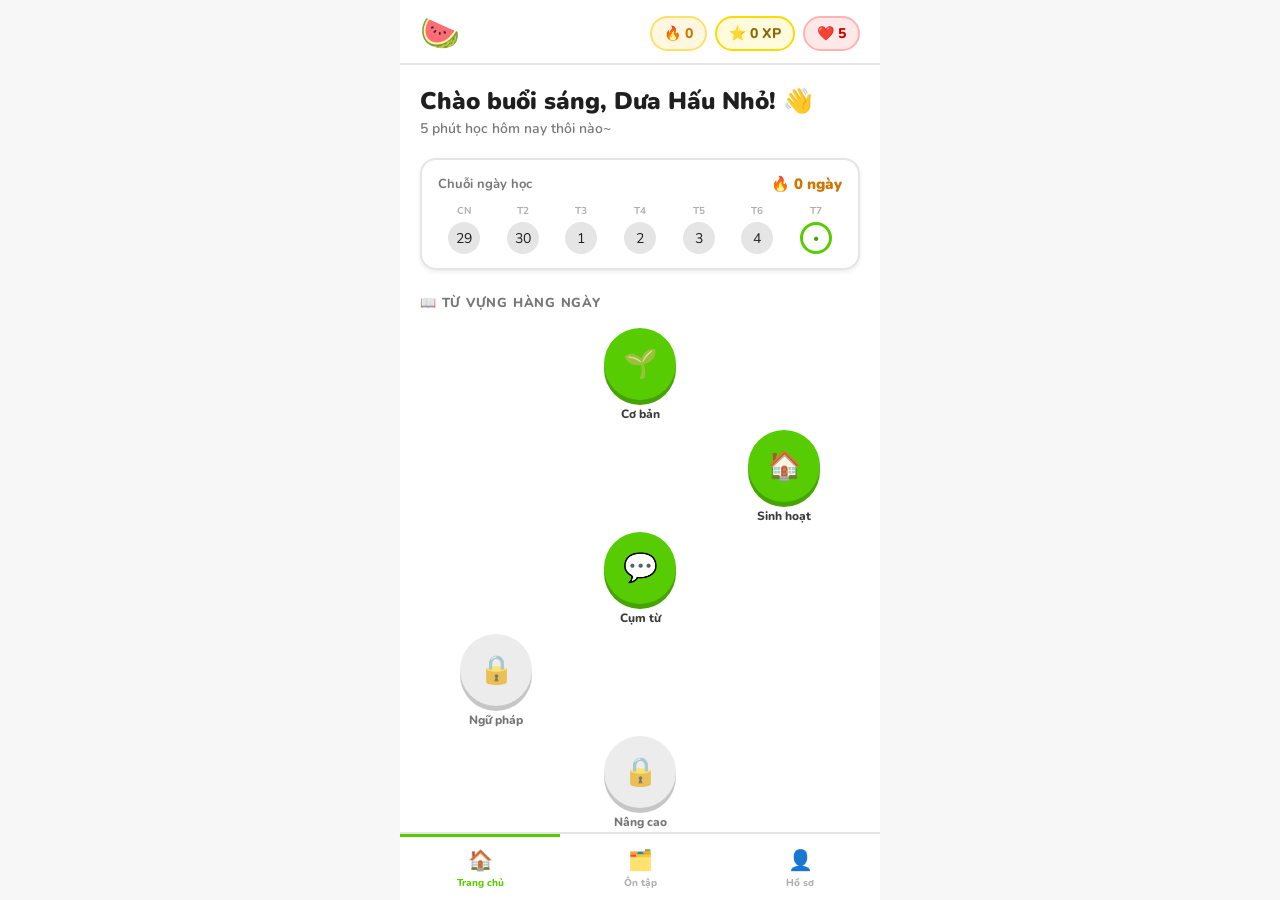
<file: index.html>
<!DOCTYPE html>
<html lang="vi">
<head>
  <meta charset="UTF-8" />
  <meta name="viewport" content="width=device-width, initial-scale=1.0" />
  <title>English Daily 🍉</title>
  <link rel="preconnect" href="https://fonts.googleapis.com" />
  <link href="https://fonts.googleapis.com/css2?family=Nunito:wght@400;600;700;800;900&display=swap" rel="stylesheet" />
  <link rel="stylesheet" href="style.css" />
</head>
<body>

  <!-- ═══════════════════════════════════
       SCREEN: HOME
  ═══════════════════════════════════ -->
  <div id="screen-home" class="screen active">
    <header class="home-header">
      <div class="owl-logo">🍉</div>
      <div class="header-stats">
        <div class="stat-pill flame">🔥 <span id="home-streak">0</span></div>
        <div class="stat-pill star">⭐ <span id="home-xp">0</span> XP</div>
        <div class="stat-pill heart">❤️ <span id="home-hearts">5</span></div>
      </div>
    </header>

    <div class="home-body">
      <div class="greeting-block">
        <h1 id="home-greeting">Chào Dưa Hấu Nhỏ! 🍉</h1>
        <p id="home-subtext">5 phút học hôm nay thôi nào~</p>
      </div>

      <!-- Streak calendar -->
      <div class="streak-card">
        <div class="streak-card-top">
          <span class="streak-label">Chuỗi ngày học</span>
          <span class="streak-count" id="streak-display">🔥 0 ngày</span>
        </div>
        <div class="week-dots" id="weekDots"></div>
      </div>

      <!-- Lesson paths -->
      <div class="lesson-path">
        <div class="path-section-label">📖 Từ vựng hàng ngày</div>

        <div class="path-row center">
          <button class="lesson-node active" onclick="startLesson('vocab-basic')" id="node-vocab-basic">
            <span class="node-icon">🌱</span>
            <span class="node-label">Cơ bản</span>
          </button>
        </div>

        <div class="path-row right">
          <button class="lesson-node" onclick="startLesson('vocab-daily')" id="node-vocab-daily">
            <span class="node-icon">🏠</span>
            <span class="node-label">Sinh hoạt</span>
          </button>
        </div>

        <div class="path-row center">
          <button class="lesson-node" onclick="startLesson('phrase')" id="node-phrase">
            <span class="node-icon">💬</span>
            <span class="node-label">Cụm từ</span>
          </button>
        </div>

        <div class="path-row left">
          <button class="lesson-node locked" id="node-grammar">
            <span class="node-icon">🔒</span>
            <span class="node-label">Ngữ pháp</span>
          </button>
        </div>

        <div class="path-row center">
          <button class="lesson-node locked" id="node-advanced">
            <span class="node-icon">🔒</span>
            <span class="node-label">Nâng cao</span>
          </button>
        </div>
      </div>
    </div>

    <nav class="bottom-nav">
      <button class="nav-item active">🏠<span>Trang chủ</span></button>
      <button class="nav-item" onclick="showScreen('screen-review')">🗂️<span>Ôn tập</span></button>
      <button class="nav-item" onclick="showScreen('screen-profile')">👤<span>Hồ sơ</span></button>
    </nav>
  </div>

  <!-- ═══════════════════════════════════
       SCREEN: LESSON
  ═══════════════════════════════════ -->
  <div id="screen-lesson" class="screen">
    <header class="lesson-header">
      <button class="btn-close" onclick="confirmExit()">✕</button>
      <div class="lesson-progress-wrap">
        <div class="lesson-progress-track">
          <div class="lesson-progress-fill" id="lessonProgress"></div>
        </div>
      </div>
      <div class="hearts-display" id="heartsDisplay">❤️❤️❤️❤️❤️</div>
    </header>

    <div class="lesson-body" id="lessonBody">
      <!-- Injected by JS -->
    </div>

    <div class="lesson-footer" id="lessonFooter">
      <button class="btn-check" id="btnCheck" disabled onclick="checkAnswer()">Kiểm tra</button>
    </div>
  </div>

  <!-- ═══════════════════════════════════
       SCREEN: RESULT
  ═══════════════════════════════════ -->
  <div id="screen-result" class="screen">
    <div class="result-body">
      <div class="result-owl" id="resultOwl">🐙</div>
      <h2 class="result-title" id="resultTitle">Xuất sắc!</h2>
      <p class="result-sub" id="resultSub">Bài học hoàn thành!</p>

      <div class="result-stats">
        <div class="result-stat">
          <div class="result-stat-icon">⭐</div>
          <div class="result-stat-val" id="resultXP">+0</div>
          <div class="result-stat-lbl">XP</div>
        </div>
        <div class="result-stat">
          <div class="result-stat-icon">🎯</div>
          <div class="result-stat-val" id="resultAcc">0%</div>
          <div class="result-stat-lbl">Chính xác</div>
        </div>
        <div class="result-stat">
          <div class="result-stat-icon">🔥</div>
          <div class="result-stat-val" id="resultStreak">0</div>
          <div class="result-stat-lbl">Streak</div>
        </div>
      </div>

      <button class="btn-continue" onclick="goHome()">Tiếp tục</button>
      <button class="btn-retry" onclick="retryLesson()">Làm lại</button>
    </div>
  </div>

  <!-- ═══════════════════════════════════
       SCREEN: REVIEW (flashcard)
  ═══════════════════════════════════ -->
  <div id="screen-review" class="screen">
    <header class="sub-header">
      <button class="btn-back" onclick="showScreen('screen-home')">←</button>
      <h2>Ôn tập flashcard</h2>
    </header>

    <div class="review-body" id="reviewBody">
      <div class="flashcard-scene" id="flashcardScene" onclick="flipFlashcard()">
        <div class="flashcard-inner" id="flashcardInner">
          <div class="flashcard-front" id="flashcardFront">
            <div class="fc-tag" id="fcTag">từ vựng</div>
            <div class="fc-word" id="fcWord">—</div>
            <div class="fc-phonetic" id="fcPhonetic"></div>
            <div class="fc-tap-hint">Nhấn để xem nghĩa 👆</div>
          </div>
          <div class="flashcard-back" id="flashcardBack">
            <div class="fc-meaning" id="fcMeaning"></div>
            <div class="fc-vi" id="fcVi"></div>
            <div class="fc-example" id="fcExample"></div>
            <div class="fc-note" id="fcNote"></div>
          </div>
        </div>
      </div>

      <div class="fc-actions" id="fcActions" style="display:none">
        <button class="btn-fc-hard" onclick="fcMark('hard')">😅 Khó</button>
        <button class="btn-fc-ok" onclick="fcMark('ok')">🙂 Được</button>
        <button class="btn-fc-easy" onclick="fcMark('easy')">😎 Dễ</button>
      </div>

      <div class="fc-nav">
        <button class="btn-fc-nav" onclick="fcPrev()">←</button>
        <span class="fc-counter" id="fcCounter">1 / 1</span>
        <button class="btn-fc-nav" onclick="fcNext()">→</button>
      </div>
    </div>

    <nav class="bottom-nav">
      <button class="nav-item" onclick="showScreen('screen-home')">🏠<span>Trang chủ</span></button>
      <button class="nav-item active">🗂️<span>Ôn tập</span></button>
      <button class="nav-item" onclick="showScreen('screen-profile')">👤<span>Hồ sơ</span></button>
    </nav>
  </div>

  <!-- ═══════════════════════════════════
       SCREEN: PROFILE
  ═══════════════════════════════════ -->
  <div id="screen-profile" class="screen">
    <header class="sub-header">
      <button class="btn-back" onclick="showScreen('screen-home')">←</button>
      <h2>Hồ sơ</h2>
    </header>

    <div class="profile-body">
      <div class="profile-avatar">🍉</div>
      <div class="profile-name" id="profileName">—</div>
      <div class="profile-level" id="profileLevel">I'm Perfect</div>

      <div class="profile-stats-grid">
        <div class="profile-stat-box">
          <div class="psb-val" id="ps-streak">0</div>
          <div class="psb-lbl">🔥 Streak</div>
        </div>
        <div class="profile-stat-box">
          <div class="psb-val" id="ps-xp">0</div>
          <div class="psb-lbl">⭐ Tổng XP</div>
        </div>
        <div class="profile-stat-box">
          <div class="psb-val" id="ps-learned">0</div>
          <div class="psb-lbl">📖 Từ đã học</div>
        </div>
        <div class="profile-stat-box">
          <div class="psb-val" id="ps-days">0</div>
          <div class="psb-lbl">📅 Ngày học</div>
        </div>
      </div>

      <button class="btn-reset" onclick="resetProgress()">🗑️ Xóa tiến độ</button>
    </div>

    <nav class="bottom-nav">
      <button class="nav-item" onclick="showScreen('screen-home')">🏠<span>Trang chủ</span></button>
      <button class="nav-item" onclick="showScreen('screen-review')">🗂️<span>Ôn tập</span></button>
      <button class="nav-item active">👤<span>Hồ sơ</span></button>
    </nav>
  </div>

  <!-- ═══════════════════════════════════
       OVERLAYS
  ═══════════════════════════════════ -->

  <!-- Correct/Wrong feedback overlay -->
  <div class="feedback-overlay" id="feedbackOverlay">
    <div class="feedback-panel" id="feedbackPanel">
      <div class="feedback-icon" id="feedbackIcon"></div>
      <div class="feedback-word" id="feedbackWord"></div>
      <div class="feedback-explain" id="feedbackExplain"></div>
      <button class="btn-next-q" id="btnNextQ" onclick="nextQuestion()">Tiếp theo →</button>
    </div>
  </div>

  <!-- Exit confirm -->
  <div class="modal-overlay" id="exitModal">
    <div class="modal-box">
      <div class="modal-icon">😢</div>
      <h3>Bỏ bài học?</h3>
      <p>Tiến độ bài này sẽ không được lưu.</p>
      <button class="btn-modal-danger" onclick="exitLesson()">Bỏ</button>
      <button class="btn-modal-safe" onclick="closeModal('exitModal')">Học tiếp</button>
    </div>
  </div>

  <!-- Toast -->
  <div class="toast" id="toast"></div>

  <script src="app.js"></script>
</body>
</html>
</file>
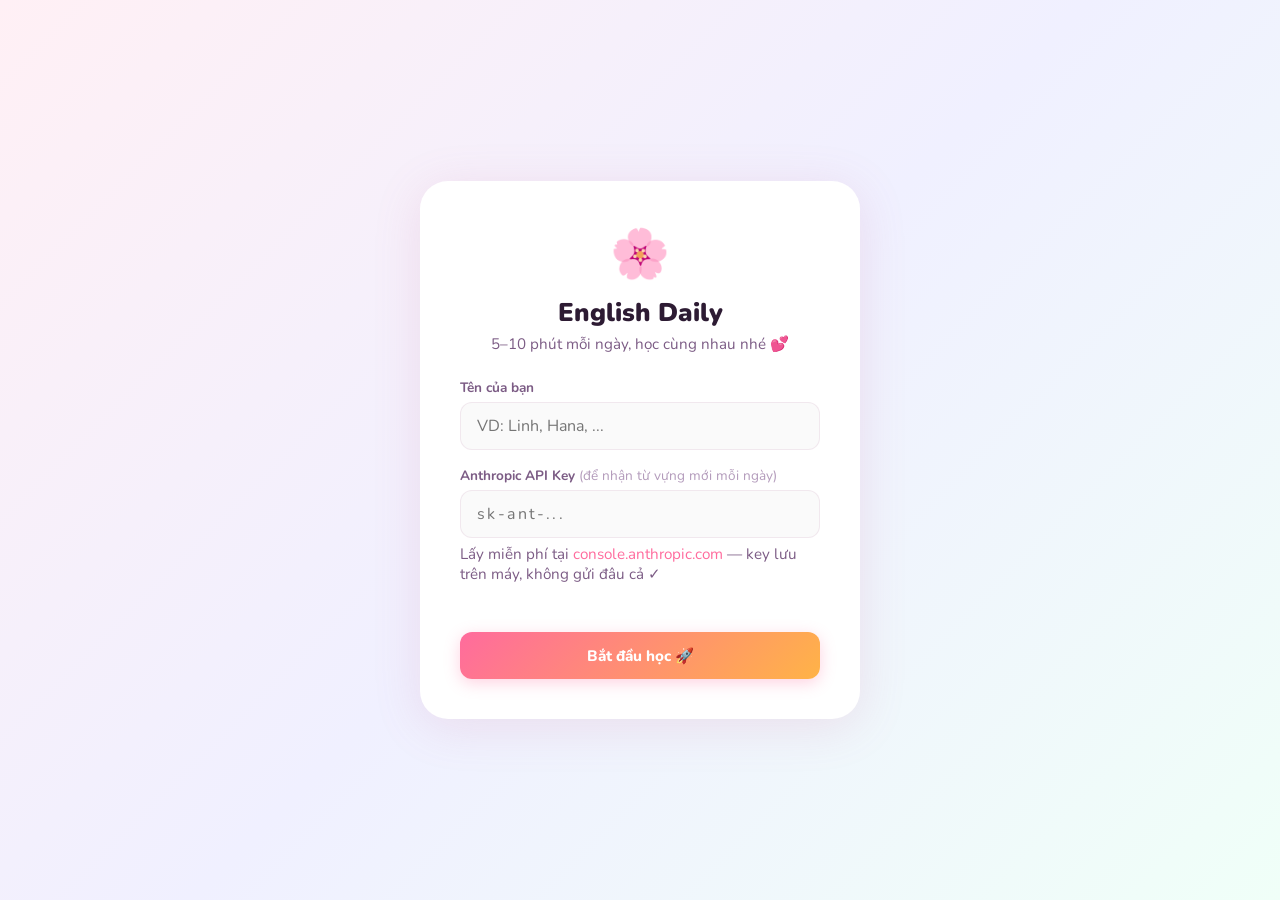
<file: english_flashcard.html>
<!DOCTYPE html>
<html lang="vi">
<head>
<meta charset="UTF-8">
<meta name="viewport" content="width=device-width, initial-scale=1.0">
<title>✨ English Daily — học cùng nhau</title>
<style>
  @import url('https://fonts.googleapis.com/css2?family=Nunito:wght@400;600;700;800;900&family=Lora:ital,wght@0,400;0,600;1,400&display=swap');

  *, *::before, *::after { box-sizing: border-box; margin: 0; padding: 0; }

  :root {
    --rose: #FF6B9D;
    --rose-light: #FFE4EF;
    --rose-dark: #C94B78;
    --mint: #4ECDC4;
    --mint-light: #E0F7F6;
    --amber: #FFB347;
    --amber-light: #FFF3E0;
    --purple: #A78BFA;
    --purple-light: #EDE9FE;
    --bg: #FFF8FA;
    --card: #FFFFFF;
    --text: #2D1B33;
    --text-2: #7C5C85;
    --text-3: #B39BBB;
    --border: rgba(200,150,180,0.18);
    --shadow: 0 4px 24px rgba(199,100,140,0.10);
    --radius: 20px;
    --radius-sm: 12px;
  }

  body {
    font-family: 'Nunito', sans-serif;
    background: var(--bg);
    color: var(--text);
    min-height: 100vh;
    padding: 0;
  }

  /* ——— SETUP SCREEN ——— */
  #setupScreen {
    min-height: 100vh;
    display: flex;
    align-items: center;
    justify-content: center;
    padding: 2rem;
    background: linear-gradient(135deg, #FFF0F5 0%, #F0F0FF 50%, #F0FFF8 100%);
  }
  .setup-card {
    background: white;
    border-radius: 28px;
    padding: 2.5rem;
    max-width: 440px;
    width: 100%;
    box-shadow: 0 8px 48px rgba(199,100,140,0.15);
    text-align: center;
  }
  .setup-emoji { font-size: 3rem; margin-bottom: 0.5rem; }
  .setup-card h1 { font-size: 1.6rem; font-weight: 900; color: var(--text); margin-bottom: 0.3rem; }
  .setup-card p { color: var(--text-2); font-size: 0.95rem; margin-bottom: 1.5rem; }
  .setup-card label { display: block; text-align: left; font-size: 0.85rem; font-weight: 700; color: var(--text-2); margin-bottom: 0.3rem; margin-top: 1rem; }
  .setup-card input {
    width: 100%; padding: 0.75rem 1rem;
    border: 1.5px solid var(--border);
    border-radius: var(--radius-sm);
    font-family: 'Nunito', sans-serif;
    font-size: 1rem;
    color: var(--text);
    outline: none;
    transition: border-color 0.2s;
    background: #FAFAFA;
  }
  .setup-card input:focus { border-color: var(--rose); background: white; }
  .setup-card input[type="password"] { letter-spacing: 0.15em; }
  .api-note { font-size: 0.78rem; color: var(--text-3); margin-top: 0.4rem; text-align: left; }
  .api-note a { color: var(--rose); text-decoration: none; }

  /* ——— MAIN APP ——— */
  #app { display: none; max-width: 520px; margin: 0 auto; padding: 1.2rem 1rem 4rem; }

  /* Header */
  .header {
    display: flex; align-items: center; justify-content: space-between;
    margin-bottom: 1.2rem;
  }
  .header-left h2 { font-size: 1.1rem; font-weight: 900; }
  .header-left span { font-size: 0.8rem; color: var(--text-2); }
  .streak-badge {
    display: flex; align-items: center; gap: 6px;
    background: linear-gradient(135deg, #FF6B9D, #FFB347);
    color: white;
    font-weight: 800; font-size: 0.95rem;
    padding: 0.45rem 1rem;
    border-radius: 999px;
    box-shadow: 0 3px 12px rgba(255,107,157,0.35);
  }

  /* Progress */
  .progress-wrap { margin-bottom: 1rem; }
  .progress-label { display: flex; justify-content: space-between; font-size: 0.78rem; color: var(--text-2); margin-bottom: 0.4rem; font-weight: 600; }
  .progress-track { height: 8px; background: #F0E8F4; border-radius: 99px; overflow: hidden; }
  .progress-fill { height: 100%; border-radius: 99px; background: linear-gradient(90deg, var(--rose), var(--amber)); transition: width 0.4s ease; }

  /* Topic tabs */
  .tabs { display: flex; gap: 8px; margin-bottom: 1.2rem; overflow-x: auto; padding-bottom: 4px; }
  .tabs::-webkit-scrollbar { display: none; }
  .tab-btn {
    white-space: nowrap; padding: 0.4rem 0.9rem;
    border-radius: 999px; border: 1.5px solid var(--border);
    background: white; font-family: 'Nunito', sans-serif;
    font-size: 0.82rem; font-weight: 700; color: var(--text-2);
    cursor: pointer; transition: all 0.2s; flex-shrink: 0;
  }
  .tab-btn.active { background: var(--rose); border-color: var(--rose); color: white; box-shadow: 0 3px 10px rgba(255,107,157,0.3); }

  /* Card */
  .card-scene { perspective: 1000px; height: 340px; margin-bottom: 1rem; cursor: pointer; }
  .card-inner {
    width: 100%; height: 100%; position: relative;
    transform-style: preserve-3d; transition: transform 0.5s cubic-bezier(.4,0,.2,1);
  }
  .card-inner.flipped { transform: rotateY(180deg); }
  .card-face {
    position: absolute; inset: 0;
    backface-visibility: hidden;
    border-radius: var(--radius);
    overflow: hidden;
    box-shadow: var(--shadow);
    display: flex; flex-direction: column;
  }
  .card-front { background: white; }
  .card-back { background: white; transform: rotateY(180deg); }

  .card-img-wrap { width: 100%; height: 160px; overflow: hidden; position: relative; flex-shrink: 0; }
  .card-img-wrap img { width: 100%; height: 100%; object-fit: cover; }
  .card-img-overlay {
    position: absolute; inset: 0;
    background: linear-gradient(to bottom, transparent 40%, rgba(45,27,51,0.45) 100%);
  }
  .card-type-badge {
    position: absolute; top: 10px; left: 12px;
    background: rgba(255,255,255,0.92);
    border-radius: 999px; padding: 3px 10px;
    font-size: 0.7rem; font-weight: 800;
    color: var(--rose-dark); backdrop-filter: blur(4px);
  }
  .card-body { padding: 1rem 1.25rem 1rem; flex: 1; display: flex; flex-direction: column; justify-content: center; }
  .card-word { font-size: 1.8rem; font-weight: 900; color: var(--text); line-height: 1.2; }
  .card-phonetic { font-size: 0.9rem; color: var(--rose); font-weight: 600; margin-top: 2px; }
  .card-pos { font-size: 0.75rem; color: var(--text-3); font-weight: 700; text-transform: uppercase; letter-spacing: 0.06em; margin-top: 4px; }
  .card-hint { font-size: 0.82rem; color: var(--text-3); margin-top: 0.5rem; display: flex; align-items: center; gap: 4px; }

  /* Back face */
  .back-header {
    padding: 1rem 1.25rem 0.5rem;
    border-bottom: 1px solid #F5EEF8;
  }
  .back-word { font-size: 1.3rem; font-weight: 900; color: var(--rose-dark); }
  .back-phonetic { font-size: 0.82rem; color: var(--text-3); }
  .back-meaning { font-size: 1.05rem; font-weight: 700; color: var(--text); }
  .back-vi { font-size: 0.88rem; color: var(--text-2); margin-top: 2px; }
  .back-body { padding: 0.75rem 1.25rem; flex: 1; overflow-y: auto; }
  .example-box {
    background: var(--rose-light);
    border-radius: var(--radius-sm);
    padding: 0.6rem 0.85rem;
    margin-bottom: 0.5rem;
  }
  .example-box .en { font-size: 0.88rem; color: var(--rose-dark); font-weight: 600; font-style: italic; }
  .example-box .vi { font-size: 0.8rem; color: var(--text-2); margin-top: 2px; }
  .note-box {
    background: var(--mint-light);
    border-radius: var(--radius-sm);
    padding: 0.55rem 0.85rem;
    font-size: 0.8rem; color: #2A7A74; font-weight: 600;
  }
  .grammar-box { padding: 1rem 1.25rem; flex: 1; overflow-y: auto; }
  .grammar-title { font-size: 1rem; font-weight: 800; color: var(--purple); margin-bottom: 0.5rem; }
  .grammar-rule {
    background: var(--purple-light);
    border-radius: var(--radius-sm);
    padding: 0.65rem 0.85rem;
    font-size: 0.85rem; color: #4C3B8A;
    line-height: 1.6; margin-bottom: 0.5rem;
  }
  .grammar-example {
    background: #F8F9FF;
    border-left: 3px solid var(--purple);
    border-radius: 0 8px 8px 0;
    padding: 0.5rem 0.75rem;
    font-size: 0.82rem; color: var(--text-2);
    margin-bottom: 0.4rem; font-style: italic;
  }

  .flip-hint {
    text-align: center; font-size: 0.75rem; color: var(--text-3);
    margin-bottom: 0.8rem; display: flex; align-items: center; justify-content: center; gap: 4px;
  }

  /* Buttons */
  .btn-row { display: flex; gap: 10px; margin-bottom: 1rem; }
  .btn {
    flex: 1; padding: 0.75rem;
    border-radius: var(--radius-sm); border: none;
    font-family: 'Nunito', sans-serif; font-size: 0.88rem; font-weight: 800;
    cursor: pointer; transition: all 0.2s;
  }
  .btn-know { background: #DCFCE7; color: #166534; }
  .btn-know:hover { background: #BBF7D0; transform: translateY(-1px); }
  .btn-review { background: #FEF3C7; color: #92400E; }
  .btn-review:hover { background: #FDE68A; transform: translateY(-1px); }
  .btn-skip { background: #F1F5F9; color: #64748B; }
  .btn-skip:hover { background: #E2E8F0; }

  .nav-row { display: flex; align-items: center; justify-content: space-between; }
  .nav-btn {
    padding: 0.5rem 1.2rem;
    border-radius: 999px; border: 1.5px solid var(--border);
    background: white; font-family: 'Nunito', sans-serif;
    font-size: 0.85rem; font-weight: 700; color: var(--text-2);
    cursor: pointer; transition: all 0.2s;
  }
  .nav-btn:hover:not(:disabled) { border-color: var(--rose); color: var(--rose); }
  .nav-btn:disabled { opacity: 0.3; cursor: default; }
  .card-counter { font-size: 0.82rem; color: var(--text-3); font-weight: 700; }

  /* Loading */
  .loading-card {
    background: white; border-radius: var(--radius);
    box-shadow: var(--shadow); height: 340px;
    display: flex; flex-direction: column; align-items: center; justify-content: center;
    gap: 1rem; margin-bottom: 1rem;
  }
  .spinner {
    width: 40px; height: 40px;
    border: 3px solid var(--rose-light);
    border-top-color: var(--rose);
    border-radius: 50%;
    animation: spin 0.8s linear infinite;
  }
  @keyframes spin { to { transform: rotate(360deg); } }
  .loading-text { color: var(--text-2); font-size: 0.9rem; font-weight: 700; }

  /* Completion */
  .completion-card {
    background: white; border-radius: var(--radius);
    box-shadow: var(--shadow); padding: 2rem;
    text-align: center; margin-bottom: 1rem;
  }
  .completion-emoji { font-size: 3rem; margin-bottom: 0.5rem; }
  .completion-card h3 { font-size: 1.3rem; font-weight: 900; color: var(--text); }
  .completion-card p { color: var(--text-2); font-size: 0.9rem; margin-top: 0.3rem; }
  .stats-row { display: flex; gap: 10px; margin-top: 1.2rem; }
  .stat-box {
    flex: 1; background: var(--bg); border-radius: var(--radius-sm);
    padding: 0.8rem; text-align: center;
  }
  .stat-box .num { font-size: 1.5rem; font-weight: 900; }
  .stat-box .lbl { font-size: 0.72rem; color: var(--text-2); font-weight: 700; }
  .btn-refresh {
    margin-top: 1.2rem; width: 100%;
    padding: 0.85rem; background: linear-gradient(135deg, var(--rose), var(--amber));
    color: white; border: none; border-radius: var(--radius-sm);
    font-family: 'Nunito', sans-serif; font-size: 0.95rem; font-weight: 800;
    cursor: pointer; box-shadow: 0 4px 16px rgba(255,107,157,0.3);
    transition: all 0.2s;
  }
  .btn-refresh:hover { transform: translateY(-2px); box-shadow: 0 6px 20px rgba(255,107,157,0.4); }

  /* Calendar streak */
  .streak-section {
    background: white; border-radius: var(--radius);
    box-shadow: var(--shadow); padding: 1.1rem 1.25rem;
    margin-bottom: 1rem;
  }
  .streak-section h3 { font-size: 0.9rem; font-weight: 800; margin-bottom: 0.75rem; color: var(--text); }
  .calendar-grid {
    display: grid; grid-template-columns: repeat(7, 1fr);
    gap: 4px;
  }
  .cal-day {
    aspect-ratio: 1; border-radius: 6px;
    display: flex; align-items: center; justify-content: center;
    font-size: 0.68rem; font-weight: 700;
  }
  .cal-day.done { background: linear-gradient(135deg, var(--rose), var(--amber)); color: white; }
  .cal-day.today { background: var(--rose-light); color: var(--rose-dark); border: 2px solid var(--rose); }
  .cal-day.empty { background: #F7F0F9; color: var(--text-3); }
  .cal-header { display: grid; grid-template-columns: repeat(7, 1fr); gap: 4px; margin-bottom: 4px; }
  .cal-header span { text-align: center; font-size: 0.65rem; color: var(--text-3); font-weight: 700; }

  /* Settings gear */
  .settings-btn {
    background: none; border: none; font-size: 1.1rem; cursor: pointer;
    padding: 4px; border-radius: 8px; color: var(--text-3);
    transition: color 0.2s;
  }
  .settings-btn:hover { color: var(--rose); }

  /* Settings modal */
  .modal-overlay {
    display: none; position: fixed; inset: 0;
    background: rgba(45,27,51,0.45); z-index: 100;
    align-items: center; justify-content: center; padding: 1rem;
  }
  .modal-overlay.open { display: flex; }
  .modal {
    background: white; border-radius: var(--radius);
    padding: 1.5rem; max-width: 400px; width: 100%;
    box-shadow: 0 16px 64px rgba(45,27,51,0.25);
  }
  .modal h3 { font-size: 1.1rem; font-weight: 900; margin-bottom: 1rem; }
  .modal label { font-size: 0.82rem; font-weight: 700; color: var(--text-2); display: block; margin-bottom: 0.3rem; }
  .modal input {
    width: 100%; padding: 0.65rem 0.9rem;
    border: 1.5px solid var(--border); border-radius: var(--radius-sm);
    font-family: 'Nunito', sans-serif; font-size: 0.9rem; margin-bottom: 0.9rem;
  }
  .modal-btns { display: flex; gap: 8px; }
  .modal-btns button {
    flex: 1; padding: 0.65rem;
    border-radius: var(--radius-sm); border: none;
    font-family: 'Nunito', sans-serif; font-weight: 800; font-size: 0.88rem;
    cursor: pointer;
  }
  .btn-save { background: var(--rose); color: white; }
  .btn-cancel { background: #F1F5F9; color: var(--text-2); }

  /* No API mode banner */
  .no-api-banner {
    background: var(--amber-light); border: 1.5px solid var(--amber);
    border-radius: var(--radius-sm); padding: 0.65rem 1rem;
    font-size: 0.8rem; color: #7C4A03; font-weight: 600;
    margin-bottom: 1rem; display: none;
  }
</style>
</head>
<body>

<!-- SETUP SCREEN -->
<div id="setupScreen">
  <div class="setup-card">
    <div class="setup-emoji">🌸</div>
    <h1>English Daily</h1>
    <p>5–10 phút mỗi ngày, học cùng nhau nhé 💕</p>

    <label>Tên của bạn</label>
    <input type="text" id="setupName" placeholder="VD: Linh, Hana, ..." />

    <label>Anthropic API Key <span style="color:var(--text-3);font-weight:400">(để nhận từ vựng mới mỗi ngày)</span></label>
    <input type="password" id="setupApiKey" placeholder="sk-ant-..." />
    <p class="api-note">Lấy miễn phí tại <a href="https://console.anthropic.com" target="_blank">console.anthropic.com</a> — key lưu trên máy, không gửi đâu cả ✓</p>

    <button class="btn-refresh" style="margin-top:1.5rem" onclick="startApp()">Bắt đầu học 🚀</button>
  </div>
</div>

<!-- MAIN APP -->
<div id="app">
  <div class="header">
    <div class="header-left">
      <h2 id="greetName">✨ English Daily</h2>
      <span id="todayDate"></span>
    </div>
    <div style="display:flex;align-items:center;gap:8px">
      <div class="streak-badge" id="streakBadge">🔥 0</div>
      <button class="settings-btn" onclick="openSettings()" title="Cài đặt">⚙️</button>
    </div>
  </div>

  <div class="no-api-banner" id="noApiBanner">
    ⚡ Đang dùng bộ từ vựng nội bộ — thêm API key để nhận nội dung mới mỗi ngày!
  </div>

  <div class="tabs" id="topicTabs">
    <button class="tab-btn active" onclick="setTopic('all')">✨ Tất cả</button>
    <button class="tab-btn" onclick="setTopic('vocab')">📖 Từ vựng</button>
    <button class="tab-btn" onclick="setTopic('grammar')">📝 Ngữ pháp</button>
    <button class="tab-btn" onclick="setTopic('phrase')">💬 Cụm từ</button>
  </div>

  <div class="progress-wrap">
    <div class="progress-label">
      <span id="progLabel">Tiến độ hôm nay</span>
      <span id="progPct">0%</span>
    </div>
    <div class="progress-track"><div class="progress-fill" id="progFill" style="width:0%"></div></div>
  </div>

  <div id="cardArea"></div>

  <div class="btn-row" id="actionBtns" style="display:none">
    <button class="btn btn-know" onclick="mark('know')">✓ Nhớ rồi</button>
    <button class="btn btn-review" onclick="mark('review')">↺ Xem lại</button>
    <button class="btn btn-skip" onclick="nextCard()">→ Bỏ qua</button>
  </div>

  <div class="nav-row">
    <button class="nav-btn" id="prevBtn" onclick="prevCard()">← Trước</button>
    <span class="card-counter" id="cardCounter"></span>
    <button class="nav-btn" id="nextBtn" onclick="nextCard()">Tiếp →</button>
  </div>

  <div style="height:1.5rem"></div>

  <div class="streak-section">
    <h3>📅 Lịch học tháng này</h3>
    <div class="cal-header">
      <span>CN</span><span>T2</span><span>T3</span><span>T4</span><span>T5</span><span>T6</span><span>T7</span>
    </div>
    <div class="calendar-grid" id="calGrid"></div>
  </div>
</div>

<!-- Settings Modal -->
<div class="modal-overlay" id="settingsModal">
  <div class="modal">
    <h3>⚙️ Cài đặt</h3>
    <label>Tên</label>
    <input type="text" id="editName" />
    <label>API Key</label>
    <input type="password" id="editKey" placeholder="sk-ant-..." />
    <div class="modal-btns">
      <button class="btn-cancel" onclick="closeSettings()">Hủy</button>
      <button class="btn-save" onclick="saveSettings()">Lưu</button>
    </div>
  </div>
</div>

<script>
// ——— STATE ———
let state = {
  name: '',
  apiKey: '',
  streak: 0,
  lastStudyDate: '',
  studiedDates: [],
  cards: [],
  idx: 0,
  flipped: false,
  topic: 'all',
  sessionKnow: 0,
  sessionReview: 0,
  sessionDone: false,
  todayFetched: '',
};

// ——— FALLBACK CARDS (khi không có API) ———
const FALLBACK_CARDS = [
  {
    type: 'vocab', word: 'Nervous', phonetic: '/ˈnɜːvəs/',
    pos: 'adjective', meaning: 'Feeling worried or anxious', vi: 'Lo lắng, hồi hộp',
    examples: [
      { en: "I felt nervous before the exam.", vi: "Tôi cảm thấy hồi hộp trước kỳ thi." },
      { en: "She gets nervous when speaking in public.", vi: "Cô ấy hay hồi hộp khi nói trước đám đông." }
    ],
    note: "Nervous ≠ angry! Người Việt hay nhầm với 'upset'. Nervous = hồi hộp/lo, upset = buồn/khó chịu.",
    img: 'worried person thinking',
  },
  {
    type: 'grammar', word: 'Present Simple vs Continuous', phonetic: '',
    pos: 'grammar', meaning: 'V / am-is-are + V-ing', vi: 'Hiện tại đơn vs Hiện tại tiếp diễn',
    rule: 'Simple: thói quen, sự thật hiển nhiên (every day, always, usually). Continuous: đang xảy ra ngay lúc nói (now, right now, at the moment).',
    examples: [
      { en: "I drink coffee every morning.", vi: "Tôi uống cà phê mỗi sáng. (thói quen)" },
      { en: "I am drinking coffee right now.", vi: "Tôi đang uống cà phê lúc này. (đang xảy ra)" },
      { en: "She works at a hospital.", vi: "Cô ấy làm việc ở bệnh viện. (sự thật)" }
    ],
    keywords: ['always / usually / often → Simple | now / right now / at the moment → Continuous'],
    img: 'daily routine schedule',
  },
  {
    type: 'vocab', word: 'Borrow vs Lend', phonetic: '/ˈbɒrəʊ/ vs /lɛnd/',
    pos: 'verb', meaning: 'Borrow = take from sb | Lend = give to sb', vi: 'Borrow = mượn | Lend = cho mượn',
    examples: [
      { en: "Can I borrow your pen?", vi: "Tôi có thể mượn bút của bạn không?" },
      { en: "She lent me her umbrella.", vi: "Cô ấy cho tôi mượn ô của cô ấy." }
    ],
    note: "Mẹo nhớ: Borrow = B = bạn nhận về. Lend = L = let someone have it (bạn đưa đi).",
    img: 'two friends sharing book',
  },
  {
    type: 'phrase', word: 'Take it easy', phonetic: '/teɪk ɪt ˈiːzi/',
    pos: 'phrase', meaning: 'Relax / Don\'t worry / Goodbye (casual)', vi: 'Thư giãn đi / Đừng lo / Tạm biệt (thân mật)',
    examples: [
      { en: "Take it easy, the exam isn't that hard!", vi: "Thư giãn đi, bài thi không khó đến vậy đâu!" },
      { en: "See you tomorrow — take it easy!", vi: "Hẹn gặp lại ngày mai — bảo trọng nhé!" }
    ],
    note: "Câu này dùng được trong 3 tình huống: an ủi ai đó, tạm biệt thân mật, hoặc bảo ai bình tĩnh lại.",
    img: 'relaxing coffee cafe',
  },
  {
    type: 'vocab', word: 'Suggest', phonetic: '/səˈdʒɛst/',
    pos: 'verb', meaning: 'To mention an idea for someone to consider', vi: 'Đề xuất, gợi ý',
    examples: [
      { en: "I suggest going to the cinema tonight.", vi: "Tôi đề xuất đi xem phim tối nay." },
      { en: "She suggested that we take a break.", vi: "Cô ấy gợi ý rằng chúng ta nên nghỉ ngơi." }
    ],
    note: "Lỗi hay gặp: KHÔNG nói 'I suggest you to go'. Đúng là 'I suggest going' hoặc 'I suggest (that) you go'.",
    img: 'lightbulb idea suggestion',
  },
  {
    type: 'grammar', word: 'Past Simple', phonetic: '',
    pos: 'grammar', meaning: 'V-ed (regular) / V2 (irregular)', vi: 'Thì quá khứ đơn',
    rule: 'Dùng cho hành động ĐÃ HOÀN THÀNH trong quá khứ, có thời gian xác định. Dấu hiệu: yesterday, last week, ago, in 2020.',
    examples: [
      { en: "I watched a movie last night.", vi: "Tối qua tôi đã xem một bộ phim." },
      { en: "She went to Hanoi two days ago.", vi: "Hai ngày trước cô ấy đã đi Hà Nội." },
      { en: "Did you eat breakfast this morning?", vi: "Sáng nay bạn có ăn sáng không?" }
    ],
    keywords: ['yesterday / last... / ...ago / in + năm → Past Simple'],
    img: 'calendar past memory',
  },
  {
    type: 'vocab', word: 'Exhausted', phonetic: '/ɪɡˈzɔːstɪd/',
    pos: 'adjective', meaning: 'Extremely tired', vi: 'Kiệt sức, mệt lả',
    examples: [
      { en: "I was exhausted after work.", vi: "Tôi kiệt sức sau giờ làm." },
      { en: "She looks exhausted — she should rest.", vi: "Trông cô ấy mệt lả rồi — cô ấy nên nghỉ ngơi." }
    ],
    note: "Thang độ mệt: tired (mệt) → very tired → exhausted (kiệt sức hoàn toàn). Dùng exhausted mạnh hơn nhiều!",
    img: 'tired person resting sofa',
  },
  {
    type: 'phrase', word: 'By the way', phonetic: '/baɪ ðə weɪ/',
    pos: 'phrase', meaning: 'Used to introduce a new topic casually', vi: 'Nhân tiện, à này, à mà',
    examples: [
      { en: "By the way, did you hear about the new café?", vi: "Nhân tiện, bạn có nghe về quán cà phê mới không?" },
      { en: "By the way, I forgot to tell you something.", vi: "À mà, tôi quên nói với bạn điều này." }
    ],
    note: "Viết tắt hay thấy trên mạng: BTW. Dùng khi muốn đổi chủ đề hoặc thêm thông tin không liên quan.",
    img: 'friends casual conversation',
  },
  {
    type: 'vocab', word: 'Afford', phonetic: '/əˈfɔːd/',
    pos: 'verb', meaning: 'To have enough money or time for something', vi: 'Đủ khả năng (tiền/thời gian) để làm gì',
    examples: [
      { en: "I can't afford a new phone right now.", vi: "Hiện tại tôi không đủ tiền mua điện thoại mới." },
      { en: "We can't afford to waste time.", vi: "Chúng ta không có thời gian để lãng phí." }
    ],
    note: "Afford không chỉ nói về tiền — còn nói về thời gian, cơ hội. 'I can't afford to lose this job' = không thể để mất việc.",
    img: 'wallet money budget',
  },
  {
    type: 'phrase', word: 'Make up your mind', phonetic: '/meɪk ʌp jɔː maɪnd/',
    pos: 'idiom', meaning: 'To make a decision', vi: 'Đưa ra quyết định, quyết định đi',
    examples: [
      { en: "Just make up your mind — coffee or tea?", vi: "Quyết định đi — cà phê hay trà?" },
      { en: "I can't make up my mind about the job offer.", vi: "Tôi không thể quyết định về lời đề nghị việc làm đó." }
    ],
    note: "Cụm này rất thông dụng khi ai đó đang do dự mãi. 'Have you made up your mind yet?' = Bạn quyết định chưa?",
    img: 'decision choice crossroads',
  },
];

// Unsplash-style image keywords mapped to topics
const IMG_KEYWORDS = {
  clock: 'minimal clock time',
  grammar: 'open book study desk',
  speech: 'microphone speaking stage',
  decision: 'crossroads path choice',
  strength: 'mountain peak sunrise',
  social: 'friends laughing coffee',
  detail: 'magnifying glass focus',
  success: 'goal achievement celebration',
};

function getUnsplashUrl(keyword) {
  const encoded = encodeURIComponent(keyword);
  // Use picsum with deterministic seed based on keyword for consistent images
  const seed = keyword.split('').reduce((a, c) => a + c.charCodeAt(0), 0);
  return `https://picsum.photos/seed/${seed}/520/160`;
}

// ——— LOAD / SAVE ———
function load() {
  try {
    const s = localStorage.getItem('englishDaily_v2');
    if (s) Object.assign(state, JSON.parse(s));
  } catch(e) {}
}

function save() {
  const toSave = {
    name: state.name, apiKey: state.apiKey,
    streak: state.streak, lastStudyDate: state.lastStudyDate,
    studiedDates: state.studiedDates, todayFetched: state.todayFetched,
    cachedCards: state.cards,
  };
  localStorage.setItem('englishDaily_v2', JSON.stringify(toSave));
}

// ——— SETUP ———
function startApp() {
  const name = document.getElementById('setupName').value.trim();
  const key = document.getElementById('setupApiKey').value.trim();
  if (!name) { alert('Nhập tên vào nhé! 🌸'); return; }
  state.name = name;
  state.apiKey = key;
  save();
  showApp();
}

function showApp() {
  document.getElementById('setupScreen').style.display = 'none';
  document.getElementById('app').style.display = 'block';
  initApp();
}

// ——— INIT ———
async function initApp() {
  const today = getTodayStr();
  updateStreak(today);
  updateHeader();
  renderCalendar();

  // Load or fetch cards
  const s = localStorage.getItem('englishDaily_v2');
  const saved = s ? JSON.parse(s) : {};
  if (saved.todayFetched === today && saved.cachedCards && saved.cachedCards.length > 0) {
    state.cards = saved.cachedCards;
    renderCard();
  } else {
    await fetchDailyCards();
  }
}

// ——— STREAK ———
function getTodayStr() {
  return new Date().toISOString().slice(0,10);
}

function updateStreak(today) {
  const last = state.lastStudyDate;
  if (last === today) return;
  const yesterday = new Date();
  yesterday.setDate(yesterday.getDate() - 1);
  const yStr = yesterday.toISOString().slice(0,10);
  if (last === yStr) {
    state.streak = (state.streak || 0) + 1;
  } else if (last !== today) {
    // Don't reset streak on opening, only when session completes
  }
}

function markTodayStudied() {
  const today = getTodayStr();
  if (!state.studiedDates.includes(today)) {
    state.studiedDates.push(today);
    const last = state.lastStudyDate;
    const yesterday = new Date();
    yesterday.setDate(yesterday.getDate() - 1);
    const yStr = yesterday.toISOString().slice(0,10);
    if (last === yStr || !last) {
      state.streak = (state.streak || 0) + 1;
    } else if (last !== today) {
      state.streak = 1;
    }
    state.lastStudyDate = today;
    save();
    updateHeader();
    renderCalendar();
  }
}

function updateHeader() {
  const name = state.name || 'bạn';
  const hour = new Date().getHours();
  const greet = hour < 12 ? 'Chào buổi sáng' : hour < 18 ? 'Chào buổi chiều' : 'Chào buổi tối';
  document.getElementById('greetName').textContent = `${greet}, ${name} 🌸`;
  const today = new Date();
  document.getElementById('todayDate').textContent = today.toLocaleDateString('vi-VN', {weekday:'long', day:'numeric', month:'long'});
  document.getElementById('streakBadge').textContent = `🔥 ${state.streak || 0} ngày`;
}

// ——— CALENDAR ———
function renderCalendar() {
  const grid = document.getElementById('calGrid');
  const today = new Date();
  const year = today.getFullYear();
  const month = today.getMonth();
  const firstDay = new Date(year, month, 1).getDay();
  const daysInMonth = new Date(year, month + 1, 0).getDate();

  let html = '';
  for (let i = 0; i < firstDay; i++) html += '<div class="cal-day empty"></div>';
  for (let d = 1; d <= daysInMonth; d++) {
    const dateStr = `${year}-${String(month+1).padStart(2,'0')}-${String(d).padStart(2,'0')}`;
    const isToday = d === today.getDate();
    const isDone = state.studiedDates.includes(dateStr);
    const cls = isDone ? 'done' : isToday ? 'today' : 'empty';
    html += `<div class="cal-day ${cls}">${d}</div>`;
  }
  grid.innerHTML = html;
}

// ——— FETCH CARDS FROM API ———
async function fetchDailyCards() {
  showLoading();
  if (!state.apiKey) {
    document.getElementById('noApiBanner').style.display = 'block';
    state.cards = [...FALLBACK_CARDS].sort(() => Math.random() - 0.5);
    state.todayFetched = getTodayStr();
    save();
    state.idx = 0; state.sessionKnow = 0; state.sessionReview = 0; state.sessionDone = false;
    renderCard();
    return;
  }

  try {
    const today = new Date().toLocaleDateString('vi-VN', {weekday:'long', day:'numeric', month:'long'});
    const prompt = `Hôm nay là ${today}. Tạo bộ 10 flashcard tiếng Anh cho người học trình độ A2-B1 (đã học nhưng cần ôn lại, không mất gốc hoàn toàn), phù hợp học 5-10 phút. Mix: 5 từ vựng thông dụng trong cuộc sống hàng ngày, 2 ngữ pháp cơ bản-trung cấp hay dùng, 3 cụm từ/idiom đơn giản dễ nhớ. Từ vựng chọn loại quen thuộc nhưng hay quên, ngữ pháp tập trung vào lỗi phổ biến của người Việt. 

Trả về JSON array với format sau (KHÔNG có markdown, chỉ JSON thuần):
[
  {
    "type": "vocab",
    "word": "...",
    "phonetic": "/.../ ",
    "pos": "noun/verb/adj/adv",
    "meaning": "English definition",
    "vi": "Nghĩa tiếng Việt",
    "examples": [{"en":"...","vi":"..."},{"en":"...","vi":"..."}],
    "note": "Mẹo nhớ hoặc thông tin thú vị (tiếng Việt)",
    "img": "2-3 từ tiếng Anh mô tả hình ảnh minh họa phù hợp"
  },
  {
    "type": "grammar",
    "word": "Tên cấu trúc",
    "phonetic": "",
    "pos": "grammar",
    "meaning": "Công thức",
    "vi": "Tên tiếng Việt",
    "rule": "Giải thích khi nào dùng (tiếng Việt, ngắn gọn)",
    "examples": [{"en":"...","vi":"..."},{"en":"...","vi":"..."},{"en":"...","vi":"..."}],
    "keywords": ["từ/cụm từ hay đi kèm"],
    "img": "2-3 từ tiếng Anh cho hình minh họa"
  },
  {
    "type": "phrase",
    "word": "Cụm từ/idiom",
    "phonetic": "/.../ ",
    "pos": "idiom/phrase",
    "meaning": "Nghĩa tiếng Anh",
    "vi": "Nghĩa tiếng Việt",
    "examples": [{"en":"...","vi":"..."},{"en":"...","vi":"..."}],
    "note": "Nguồn gốc hoặc cách dùng thú vị (tiếng Việt)",
    "img": "2-3 từ tiếng Anh cho hình minh họa"
  }
]`;

    const resp = await fetch('https://api.anthropic.com/v1/messages', {
      method: 'POST',
      headers: { 'Content-Type': 'application/json', 'x-api-key': state.apiKey, 'anthropic-version': '2023-06-01' },
      body: JSON.stringify({
        model: 'claude-sonnet-4-20250514',
        max_tokens: 4000,
        messages: [{ role: 'user', content: prompt }]
      })
    });

    if (!resp.ok) throw new Error(`API ${resp.status}`);
    const data = await resp.json();
    const text = data.content[0].text;
    const clean = text.replace(/```json|```/g,'').trim();
    const cards = JSON.parse(clean);
    state.cards = cards;
    state.todayFetched = getTodayStr();
    document.getElementById('noApiBanner').style.display = 'none';
    save();
  } catch(e) {
    console.error(e);
    document.getElementById('noApiBanner').style.display = 'block';
    state.cards = [...FALLBACK_CARDS].sort(() => Math.random() - 0.5);
    state.todayFetched = getTodayStr();
    save();
  }

  state.idx = 0; state.sessionKnow = 0; state.sessionReview = 0; state.sessionDone = false;
  renderCard();
}

// ——— RENDER ———
function showLoading() {
  document.getElementById('cardArea').innerHTML = `
    <div class="loading-card">
      <div class="spinner"></div>
      <div class="loading-text">Đang chuẩn bị bài học hôm nay... ✨</div>
    </div>`;
  document.getElementById('actionBtns').style.display = 'none';
  document.getElementById('cardCounter').textContent = '';
}

function getFilteredCards() {
  if (state.topic === 'all') return state.cards;
  return state.cards.filter(c => c.type === state.topic);
}

function renderCard() {
  const cards = getFilteredCards();
  if (!cards.length) {
    document.getElementById('cardArea').innerHTML = '<div class="loading-card"><div class="loading-text">Không có thẻ nào 🌸</div></div>';
    document.getElementById('actionBtns').style.display = 'none';
    return;
  }

  const total = cards.length;
  const done = state.sessionKnow + state.sessionReview;
  const pct = Math.round((done / total) * 100);
  document.getElementById('progFill').style.width = pct + '%';
  document.getElementById('progPct').textContent = pct + '%';

  if (state.idx >= cards.length) {
    showCompletion();
    return;
  }

  const c = cards[state.idx];
  const imgUrl = c.img ? getUnsplashUrl(c.img) : getUnsplashUrl(c.word);

  const typeLabel = c.type === 'vocab' ? '📖 Từ vựng' : c.type === 'grammar' ? '📝 Ngữ pháp' : '💬 Cụm từ';
  const typePosColor = c.type === 'grammar' ? 'var(--purple)' : c.type === 'phrase' ? 'var(--mint)' : 'var(--rose)';

  // Front face
  let frontBody = `
    <div class="card-body">
      <div class="card-word">${c.word}</div>
      ${c.phonetic ? `<div class="card-phonetic">${c.phonetic}</div>` : ''}
      <div class="card-pos" style="color:${typePosColor}">${c.pos || c.type}</div>
      ${c.type === 'grammar'
        ? `<div class="card-hint" style="margin-top:0.6rem;font-size:0.88rem;color:var(--text-2)">💡 ${c.meaning}</div>`
        : `<div class="card-hint">🤔 Bạn có nhớ nghĩa không?</div>`
      }
    </div>`;

  // Back face
  let backContent = '';
  if (c.type === 'grammar') {
    backContent = `
      <div class="back-header">
        <div class="back-word">${c.word}</div>
        <div class="back-phonetic">${c.meaning}</div>
        <div class="back-vi" style="margin-top:4px">${c.vi}</div>
      </div>
      <div class="grammar-box">
        <div class="grammar-title">📌 Khi nào dùng?</div>
        <div class="grammar-rule">${c.rule || ''}</div>
        <div class="grammar-title" style="margin-top:0.75rem">✏️ Ví dụ</div>
        ${(c.examples||[]).map(e=>`<div class="grammar-example">${e.en}<br><span style="color:var(--text-3);font-style:normal">${e.vi}</span></div>`).join('')}
        ${c.keywords && c.keywords.length ? `<div class="note-box" style="margin-top:0.5rem">🔑 ${c.keywords.join(' · ')}</div>` : ''}
      </div>`;
  } else {
    backContent = `
      <div class="back-header">
        <div class="back-word">${c.word}</div>
        ${c.phonetic ? `<div class="back-phonetic">${c.phonetic}</div>` : ''}
        <div class="back-meaning">${c.meaning}</div>
        <div class="back-vi">${c.vi}</div>
      </div>
      <div class="back-body">
        ${(c.examples||[]).map(e=>`<div class="example-box"><div class="en">"${e.en}"</div><div class="vi">${e.vi}</div></div>`).join('')}
        ${c.note ? `<div class="note-box">💡 ${c.note}</div>` : ''}
      </div>`;
  }

  const html = `
    <div class="card-scene" onclick="flipCard()">
      <div class="card-inner" id="cardInner">
        <div class="card-face card-front">
          <div class="card-img-wrap">
            <img src="${imgUrl}" alt="" onerror="this.style.display='none'" loading="lazy">
            <div class="card-img-overlay"></div>
            <div class="card-type-badge">${typeLabel}</div>
          </div>
          ${frontBody}
        </div>
        <div class="card-face card-back">${backContent}</div>
      </div>
    </div>`;

  document.getElementById('cardArea').innerHTML = html;
  document.getElementById('actionBtns').style.display = state.flipped ? 'flex' : 'none';
  document.getElementById('cardCounter').textContent = `${state.idx + 1} / ${cards.length}`;
  document.getElementById('prevBtn').disabled = state.idx === 0;
  document.getElementById('nextBtn').disabled = state.idx >= cards.length - 1;
  state.flipped = false;
}

function flipCard() {
  state.flipped = !state.flipped;
  const inner = document.getElementById('cardInner');
  if (inner) inner.classList.toggle('flipped', state.flipped);
  document.getElementById('actionBtns').style.display = state.flipped ? 'flex' : 'none';
}

function mark(type) {
  if (type === 'know') state.sessionKnow++;
  else state.sessionReview++;
  nextCard();
}

function nextCard() {
  const cards = getFilteredCards();
  if (state.idx < cards.length - 1) {
    state.idx++;
    state.flipped = false;
    renderCard();
  } else {
    markTodayStudied();
    showCompletion();
  }
}

function prevCard() {
  if (state.idx > 0) {
    state.idx--;
    state.flipped = false;
    renderCard();
  }
}

function showCompletion() {
  const total = getFilteredCards().length;
  const pct = Math.round(((state.sessionKnow + state.sessionReview) / total) * 100);
  document.getElementById('progFill').style.width = '100%';
  document.getElementById('progPct').textContent = '100%';
  document.getElementById('actionBtns').style.display = 'none';
  document.getElementById('cardCounter').textContent = '';

  const emojis = ['🎉','✨','🌟','💖','🏆'];
  const emoji = emojis[Math.floor(Math.random() * emojis.length)];
  const msgs = [
    'Tuyệt vời! Học xong rồi nè!',
    'Giỏi lắm! Tiếp tục nhé!',
    'Hoàn thành bài học hôm nay!',
    'Xuất sắc! Ngày mai gặp lại nhé!',
  ];
  const msg = msgs[Math.floor(Math.random() * msgs.length)];

  document.getElementById('cardArea').innerHTML = `
    <div class="completion-card">
      <div class="completion-emoji">${emoji}</div>
      <h3>${msg}</h3>
      <p>Streak: 🔥 ${state.streak} ngày liên tiếp</p>
      <div class="stats-row">
        <div class="stat-box">
          <div class="num" style="color:var(--mint)">${state.sessionKnow}</div>
          <div class="lbl">Nhớ rồi ✓</div>
        </div>
        <div class="stat-box">
          <div class="num" style="color:var(--amber)">${state.sessionReview}</div>
          <div class="lbl">Xem lại ↺</div>
        </div>
        <div class="stat-box">
          <div class="num" style="color:var(--rose)">${total}</div>
          <div class="lbl">Tổng thẻ</div>
        </div>
      </div>
      <button class="btn-refresh" onclick="newSession()">🔄 Học lại hoặc cập nhật bài mới</button>
    </div>`;
}

async function newSession() {
  state.idx = 0; state.sessionKnow = 0; state.sessionReview = 0;
  state.todayFetched = ''; // Force re-fetch
  save();
  await fetchDailyCards();
}

// ——— TOPIC FILTER ———
function setTopic(t) {
  state.topic = t;
  state.idx = 0; state.flipped = false;
  document.querySelectorAll('.tab-btn').forEach(b => b.classList.remove('active'));
  event.target.classList.add('active');
  renderCard();
}

// ——— SETTINGS ———
function openSettings() {
  document.getElementById('editName').value = state.name;
  document.getElementById('editKey').value = state.apiKey;
  document.getElementById('settingsModal').classList.add('open');
}
function closeSettings() {
  document.getElementById('settingsModal').classList.remove('open');
}
function saveSettings() {
  state.name = document.getElementById('editName').value.trim() || state.name;
  state.apiKey = document.getElementById('editKey').value.trim();
  save();
  updateHeader();
  closeSettings();
}

// ——— BOOT ———
load();
if (state.name) {
  showApp();
} else {
  document.getElementById('setupScreen').style.display = 'flex';
}
</script>
</body>
</html>
</file>
<file: style.css>
/* ═══════════════════════════════════════════════════════
   DESIGN TOKENS
═══════════════════════════════════════════════════════ */
:root {
  --green:       #58CC02;
  --green-dark:  #46A302;
  --green-light: #D7FFB8;
  --green-bg:    #F0FDE4;
  --yellow:      #FFD900;
  --yellow-dark: #E5C100;
  --blue:        #1CB0F6;
  --blue-dark:   #0E9AD8;
  --blue-light:  #DDF4FF;
  --red:         #FF4B4B;
  --red-dark:    #CC0000;
  --red-light:   #FFE0E0;
  --purple:      #CE82FF;
  --purple-dark: #A560DB;
  --orange:      #FF9600;
  --white:       #FFFFFF;
  --gray-50:     #F7F7F7;
  --gray-100:    #E5E5E5;
  --gray-200:    #AFAFAF;
  --gray-400:    #777777;
  --gray-700:    #3C3C3C;
  --text:        #1F1F1F;

  --radius-sm:  8px;
  --radius-md:  12px;
  --radius-lg:  16px;
  --radius-xl:  24px;
  --radius-full: 999px;

  --shadow-sm:  0 2px 4px rgba(0,0,0,0.08);
  --shadow-md:  0 4px 12px rgba(0,0,0,0.10);
  --shadow-btn: 0 4px 0 var(--green-dark);

  --font: 'Nunito', sans-serif;
  --max-w: 480px;
}

/* ═══════════════════════════════════════════════════════
   RESET & BASE
═══════════════════════════════════════════════════════ */
*, *::before, *::after { box-sizing: border-box; margin: 0; padding: 0; }

html, body {
  height: 100%;
  font-family: var(--font);
  background: var(--gray-50);
  color: var(--text);
  overscroll-behavior: none;
}

button { cursor: pointer; font-family: var(--font); border: none; background: none; }
input, select { font-family: var(--font); }

/* ═══════════════════════════════════════════════════════
   SCREENS
═══════════════════════════════════════════════════════ */
.screen {
  display: none;
  position: fixed;
  inset: 0;
  flex-direction: column;
  background: var(--white);
  max-width: var(--max-w);
  margin: 0 auto;
  overflow-y: auto;
  overflow-x: hidden;
}
.screen.active { display: flex; }

/* ═══════════════════════════════════════════════════════
   HOME SCREEN
═══════════════════════════════════════════════════════ */
.home-header {
  display: flex;
  align-items: center;
  justify-content: space-between;
  padding: 16px 20px 12px;
  border-bottom: 2px solid var(--gray-100);
  position: sticky;
  top: 0;
  background: var(--white);
  z-index: 10;
}

.owl-logo { font-size: 32px; line-height: 1; }

.header-stats { display: flex; gap: 8px; align-items: center; }

.stat-pill {
  display: flex;
  align-items: center;
  gap: 4px;
  padding: 6px 12px;
  border-radius: var(--radius-full);
  font-size: 14px;
  font-weight: 800;
  border: 2px solid transparent;
}
.stat-pill.flame { background: #FFF7E0; border-color: #FFE066; color: #CC7700; }
.stat-pill.star  { background: #FFFBDC; border-color: var(--yellow); color: #8B6800; }
.stat-pill.heart { background: #FFE8E8; border-color: #FFB3B3; color: #CC0000; }

.home-body {
  flex: 1;
  padding: 20px 20px 100px;
  overflow-y: auto;
}

.greeting-block {
  margin-bottom: 20px;
}
.greeting-block h1 {
  font-size: 24px;
  font-weight: 900;
  color: var(--text);
}
.greeting-block p {
  font-size: 14px;
  color: var(--gray-400);
  margin-top: 2px;
  font-weight: 600;
}

/* Streak card */
.streak-card {
  background: var(--white);
  border: 2px solid var(--gray-100);
  border-radius: var(--radius-lg);
  padding: 14px 16px;
  margin-bottom: 24px;
  box-shadow: var(--shadow-sm);
}
.streak-card-top {
  display: flex;
  justify-content: space-between;
  align-items: center;
  margin-bottom: 10px;
}
.streak-label { font-size: 13px; font-weight: 700; color: var(--gray-400); }
.streak-count { font-size: 15px; font-weight: 900; color: #CC7700; }

.week-dots {
  display: flex;
  gap: 6px;
}
.week-dot {
  flex: 1;
  display: flex;
  flex-direction: column;
  align-items: center;
  gap: 4px;
}
.week-dot .dot-label {
  font-size: 10px;
  font-weight: 700;
  color: var(--gray-200);
}
.week-dot .dot-circle {
  width: 32px;
  height: 32px;
  border-radius: 50%;
  background: var(--gray-100);
  display: flex;
  align-items: center;
  justify-content: center;
  font-size: 14px;
}
.week-dot.done .dot-circle {
  background: var(--green);
  color: white;
  font-size: 12px;
  font-weight: 900;
}
.week-dot.today .dot-circle {
  background: var(--white);
  border: 3px solid var(--green);
  font-size: 12px;
  font-weight: 900;
  color: var(--green-dark);
}

/* Lesson path */
.path-section-label {
  font-size: 13px;
  font-weight: 800;
  color: var(--gray-400);
  text-transform: uppercase;
  letter-spacing: 0.06em;
  margin-bottom: 16px;
}

.path-row {
  display: flex;
  margin-bottom: 8px;
}
.path-row.center { justify-content: center; }
.path-row.right  { justify-content: flex-end; padding-right: 40px; }
.path-row.left   { justify-content: flex-start; padding-left: 40px; }

.lesson-node {
  display: flex;
  flex-direction: column;
  align-items: center;
  gap: 6px;
  padding: 0;
  background: none;
  border: none;
}

.lesson-node .node-icon {
  width: 72px;
  height: 72px;
  border-radius: 50%;
  background: var(--green);
  box-shadow: 0 5px 0 var(--green-dark);
  display: flex;
  align-items: center;
  justify-content: center;
  font-size: 28px;
  transition: transform 0.1s, box-shadow 0.1s;
}
.lesson-node:active .node-icon {
  transform: translateY(3px);
  box-shadow: 0 2px 0 var(--green-dark);
}

.lesson-node.locked .node-icon {
  background: var(--gray-100);
  box-shadow: 0 5px 0 var(--gray-200);
}
.lesson-node.locked { cursor: not-allowed; opacity: 0.7; }

.lesson-node .node-label {
  font-size: 12px;
  font-weight: 800;
  color: var(--gray-700);
}

/* ═══════════════════════════════════════════════════════
   BOTTOM NAV
═══════════════════════════════════════════════════════ */
.bottom-nav {
  position: sticky;
  bottom: 0;
  display: flex;
  background: var(--white);
  border-top: 2px solid var(--gray-100);
  z-index: 20;
}
.nav-item {
  flex: 1;
  display: flex;
  flex-direction: column;
  align-items: center;
  gap: 2px;
  padding: 10px 0;
  font-size: 20px;
  color: var(--gray-200);
  font-weight: 700;
  transition: color 0.15s;
  border-top: 3px solid transparent;
}
.nav-item span { font-size: 10px; font-weight: 800; }
.nav-item.active {
  color: var(--green);
  border-top-color: var(--green);
}

/* ═══════════════════════════════════════════════════════
   LESSON SCREEN
═══════════════════════════════════════════════════════ */
.lesson-header {
  display: flex;
  align-items: center;
  gap: 12px;
  padding: 14px 16px;
  border-bottom: 2px solid var(--gray-100);
  position: sticky;
  top: 0;
  background: var(--white);
  z-index: 10;
  flex-shrink: 0;
}

.btn-close {
  font-size: 18px;
  color: var(--gray-200);
  font-weight: 900;
  width: 32px;
  height: 32px;
  display: flex;
  align-items: center;
  justify-content: center;
  flex-shrink: 0;
  transition: color 0.15s;
}
.btn-close:hover { color: var(--gray-400); }

.lesson-progress-wrap { flex: 1; }
.lesson-progress-track {
  height: 14px;
  background: var(--gray-100);
  border-radius: var(--radius-full);
  overflow: hidden;
}
.lesson-progress-fill {
  height: 100%;
  background: var(--green);
  border-radius: var(--radius-full);
  width: 0%;
  transition: width 0.5s cubic-bezier(.34,1.56,.64,1);
}

.hearts-display {
  font-size: 13px;
  letter-spacing: 1px;
  flex-shrink: 0;
}

.lesson-body {
  flex: 1;
  padding: 24px 20px;
  overflow-y: auto;
}

.lesson-footer {
  padding: 16px 20px;
  border-top: 2px solid var(--gray-100);
  background: var(--white);
  position: sticky;
  bottom: 0;
  flex-shrink: 0;
}

/* Question types */
.q-direction {
  font-size: 13px;
  font-weight: 800;
  color: var(--gray-400);
  text-transform: uppercase;
  letter-spacing: 0.05em;
  margin-bottom: 12px;
}
.q-word {
  font-size: 36px;
  font-weight: 900;
  color: var(--text);
  margin-bottom: 4px;
  line-height: 1.2;
}
.q-phonetic {
  font-size: 16px;
  color: var(--blue);
  font-weight: 700;
  margin-bottom: 20px;
}
.q-image {
  width: 100%;
  height: 160px;
  object-fit: cover;
  border-radius: var(--radius-md);
  margin-bottom: 20px;
}

/* Multiple choice options */
.options-grid {
  display: grid;
  grid-template-columns: 1fr 1fr;
  gap: 10px;
  margin-top: 8px;
}
.option-btn {
  padding: 14px 10px;
  border-radius: var(--radius-md);
  border: 2.5px solid var(--gray-100);
  background: var(--white);
  font-size: 15px;
  font-weight: 700;
  color: var(--text);
  text-align: center;
  transition: all 0.1s;
  box-shadow: 0 3px 0 var(--gray-100);
  line-height: 1.3;
}
.option-btn:hover:not(:disabled) {
  border-color: var(--blue);
  background: var(--blue-light);
  box-shadow: 0 3px 0 #9DD8F5;
}
.option-btn.selected {
  border-color: var(--blue);
  background: var(--blue-light);
  box-shadow: 0 3px 0 var(--blue-dark);
  color: var(--blue-dark);
}
.option-btn.correct {
  border-color: var(--green);
  background: var(--green-light);
  box-shadow: 0 3px 0 var(--green-dark);
  color: var(--green-dark);
}
.option-btn.wrong {
  border-color: var(--red);
  background: var(--red-light);
  box-shadow: 0 3px 0 var(--red-dark);
  color: var(--red-dark);
}
.option-btn:disabled { cursor: default; }

/* Tap card question type */
.word-card {
  background: linear-gradient(135deg, #667eea 0%, #764ba2 100%);
  border-radius: var(--radius-xl);
  padding: 32px 24px;
  text-align: center;
  margin-bottom: 20px;
  box-shadow: 0 6px 0 rgba(0,0,0,0.2);
}
.word-card .wc-word {
  font-size: 40px;
  font-weight: 900;
  color: white;
}
.word-card .wc-phonetic {
  font-size: 16px;
  color: rgba(255,255,255,0.75);
  margin-top: 6px;
  font-weight: 600;
}
.word-card .wc-pos {
  display: inline-block;
  background: rgba(255,255,255,0.2);
  color: white;
  border-radius: var(--radius-full);
  padding: 3px 12px;
  font-size: 12px;
  font-weight: 800;
  margin-top: 10px;
  text-transform: uppercase;
  letter-spacing: 0.05em;
}

/* Matching fill blank */
.fill-sentence {
  font-size: 22px;
  font-weight: 700;
  color: var(--text);
  line-height: 1.6;
  margin-bottom: 20px;
  text-align: center;
}
.fill-blank {
  display: inline-block;
  min-width: 100px;
  border-bottom: 3px solid var(--gray-400);
  padding: 0 8px;
  color: var(--blue-dark);
  font-weight: 900;
}

.word-bank {
  display: flex;
  flex-wrap: wrap;
  gap: 8px;
  justify-content: center;
  margin-top: 16px;
}
.word-token {
  padding: 8px 16px;
  border: 2.5px solid var(--gray-200);
  border-radius: var(--radius-md);
  font-size: 15px;
  font-weight: 700;
  background: var(--white);
  box-shadow: 0 3px 0 var(--gray-200);
  transition: all 0.1s;
}
.word-token:hover { border-color: var(--blue); box-shadow: 0 3px 0 var(--blue-dark); }
.word-token.used { opacity: 0.35; cursor: default; pointer-events: none; }
.word-token.selected-token {
  border-color: var(--blue);
  background: var(--blue-light);
  box-shadow: 0 3px 0 var(--blue-dark);
  color: var(--blue-dark);
}

/* Check button */
.btn-check {
  width: 100%;
  padding: 16px;
  border-radius: var(--radius-lg);
  background: var(--green);
  color: white;
  font-size: 17px;
  font-weight: 900;
  box-shadow: var(--shadow-btn);
  letter-spacing: 0.02em;
  transition: all 0.1s;
}
.btn-check:active:not(:disabled) {
  transform: translateY(3px);
  box-shadow: 0 1px 0 var(--green-dark);
}
.btn-check:disabled {
  background: var(--gray-100);
  color: var(--gray-200);
  box-shadow: 0 4px 0 var(--gray-100);
  cursor: not-allowed;
}

/* ═══════════════════════════════════════════════════════
   FEEDBACK OVERLAY
═══════════════════════════════════════════════════════ */
.feedback-overlay {
  display: none;
  position: fixed;
  bottom: 0;
  left: 50%;
  transform: translateX(-50%);
  width: 100%;
  max-width: var(--max-w);
  z-index: 50;
  pointer-events: none;
}
.feedback-overlay.show {
  display: block;
  pointer-events: all;
}
.feedback-panel {
  padding: 20px 20px 24px;
  border-top: 3px solid transparent;
  background: white;
  animation: slideUp 0.3s cubic-bezier(.34,1.56,.64,1);
}
.feedback-panel.correct {
  border-color: var(--green);
  background: var(--green-bg);
}
.feedback-panel.wrong {
  border-color: var(--red);
  background: var(--red-light);
}

@keyframes slideUp {
  from { transform: translateY(100%); opacity: 0; }
  to   { transform: translateY(0);    opacity: 1; }
}

.feedback-icon { font-size: 28px; margin-bottom: 4px; }
.feedback-word {
  font-size: 18px;
  font-weight: 900;
  margin-bottom: 4px;
}
.feedback-panel.correct .feedback-word { color: var(--green-dark); }
.feedback-panel.wrong   .feedback-word { color: var(--red-dark); }
.feedback-explain {
  font-size: 14px;
  font-weight: 600;
  color: var(--gray-400);
  margin-bottom: 14px;
  line-height: 1.5;
}

.btn-next-q {
  width: 100%;
  padding: 14px;
  border-radius: var(--radius-lg);
  font-size: 16px;
  font-weight: 900;
  color: white;
  transition: all 0.1s;
}
.feedback-panel.correct .btn-next-q {
  background: var(--green);
  box-shadow: 0 4px 0 var(--green-dark);
}
.feedback-panel.wrong .btn-next-q {
  background: var(--red);
  box-shadow: 0 4px 0 var(--red-dark);
}
.btn-next-q:active {
  transform: translateY(3px);
  box-shadow: 0 1px 0 !important;
}

/* ═══════════════════════════════════════════════════════
   RESULT SCREEN
═══════════════════════════════════════════════════════ */
.result-body {
  flex: 1;
  display: flex;
  flex-direction: column;
  align-items: center;
  justify-content: center;
  padding: 40px 24px;
  text-align: center;
}
.result-owl {
  font-size: 80px;
  animation: bounce 0.6s cubic-bezier(.34,1.56,.64,1) 0.3s both;
  display: block;
  margin-bottom: 12px;
}
@keyframes bounce {
  from { transform: scale(0.3) translateY(40px); opacity: 0; }
  to   { transform: scale(1) translateY(0);      opacity: 1; }
}
.result-title {
  font-size: 28px;
  font-weight: 900;
  color: var(--text);
  margin-bottom: 6px;
}
.result-sub {
  font-size: 15px;
  color: var(--gray-400);
  font-weight: 600;
  margin-bottom: 32px;
}
.result-stats {
  display: flex;
  gap: 16px;
  margin-bottom: 32px;
}
.result-stat {
  display: flex;
  flex-direction: column;
  align-items: center;
  gap: 4px;
  background: var(--gray-50);
  border: 2px solid var(--gray-100);
  border-radius: var(--radius-lg);
  padding: 16px 20px;
  min-width: 88px;
}
.result-stat-icon { font-size: 22px; }
.result-stat-val { font-size: 24px; font-weight: 900; color: var(--text); }
.result-stat-lbl { font-size: 11px; font-weight: 800; color: var(--gray-400); text-transform: uppercase; }

.btn-continue {
  width: 100%;
  max-width: 360px;
  padding: 16px;
  border-radius: var(--radius-lg);
  background: var(--green);
  color: white;
  font-size: 17px;
  font-weight: 900;
  box-shadow: 0 4px 0 var(--green-dark);
  margin-bottom: 12px;
  transition: all 0.1s;
}
.btn-continue:active { transform: translateY(3px); box-shadow: 0 1px 0 var(--green-dark); }
.btn-retry {
  width: 100%;
  max-width: 360px;
  padding: 14px;
  border-radius: var(--radius-lg);
  border: 2.5px solid var(--gray-100);
  background: white;
  font-size: 15px;
  font-weight: 800;
  color: var(--gray-400);
  box-shadow: 0 3px 0 var(--gray-100);
}

/* ═══════════════════════════════════════════════════════
   REVIEW / FLASHCARD SCREEN
═══════════════════════════════════════════════════════ */
.sub-header {
  display: flex;
  align-items: center;
  gap: 12px;
  padding: 14px 16px;
  border-bottom: 2px solid var(--gray-100);
  position: sticky;
  top: 0;
  background: var(--white);
  z-index: 10;
  flex-shrink: 0;
}
.sub-header h2 { font-size: 18px; font-weight: 900; }
.btn-back {
  font-size: 22px;
  font-weight: 900;
  color: var(--gray-400);
  width: 32px;
  height: 32px;
  display: flex;
  align-items: center;
  justify-content: center;
}

.review-body {
  flex: 1;
  padding: 24px 20px;
  display: flex;
  flex-direction: column;
  gap: 16px;
}

/* Flashcard */
.flashcard-scene {
  perspective: 1000px;
  height: 280px;
  cursor: pointer;
  flex-shrink: 0;
}
.flashcard-inner {
  width: 100%;
  height: 100%;
  position: relative;
  transform-style: preserve-3d;
  transition: transform 0.5s cubic-bezier(.4,0,.2,1);
}
.flashcard-inner.flipped { transform: rotateY(180deg); }

.flashcard-front, .flashcard-back {
  position: absolute;
  inset: 0;
  backface-visibility: hidden;
  border-radius: var(--radius-xl);
  display: flex;
  flex-direction: column;
  align-items: center;
  justify-content: center;
  padding: 28px 24px;
  box-shadow: var(--shadow-md);
  border: 2px solid var(--gray-100);
}
.flashcard-front {
  background: linear-gradient(145deg, #667eea 0%, #764ba2 100%);
  border-color: transparent;
}
.flashcard-back {
  background: var(--white);
  transform: rotateY(180deg);
  justify-content: flex-start;
  gap: 8px;
}

.fc-tag {
  background: rgba(255,255,255,0.22);
  color: rgba(255,255,255,0.9);
  border-radius: var(--radius-full);
  padding: 3px 12px;
  font-size: 11px;
  font-weight: 800;
  text-transform: uppercase;
  letter-spacing: 0.06em;
  margin-bottom: 8px;
}
.fc-word {
  font-size: 38px;
  font-weight: 900;
  color: white;
  text-align: center;
  line-height: 1.2;
}
.fc-phonetic {
  font-size: 16px;
  color: rgba(255,255,255,0.7);
  margin-top: 6px;
  font-weight: 600;
}
.fc-tap-hint {
  position: absolute;
  bottom: 16px;
  font-size: 12px;
  color: rgba(255,255,255,0.6);
  font-weight: 600;
}

.fc-meaning {
  font-size: 20px;
  font-weight: 900;
  color: var(--text);
  text-align: center;
}
.fc-vi {
  font-size: 15px;
  color: var(--gray-400);
  font-weight: 600;
  text-align: center;
}
.fc-example {
  background: var(--gray-50);
  border-left: 3px solid var(--blue);
  border-radius: 0 var(--radius-sm) var(--radius-sm) 0;
  padding: 8px 12px;
  font-size: 13px;
  font-style: italic;
  color: var(--gray-400);
  width: 100%;
  text-align: left;
  line-height: 1.5;
  margin-top: 4px;
}
.fc-note {
  font-size: 12px;
  color: var(--orange);
  font-weight: 700;
  text-align: center;
  padding: 0 8px;
}

/* Flashcard actions */
.fc-actions {
  display: flex;
  gap: 10px;
}
.btn-fc-hard, .btn-fc-ok, .btn-fc-easy {
  flex: 1;
  padding: 12px 8px;
  border-radius: var(--radius-md);
  font-size: 14px;
  font-weight: 800;
  transition: all 0.1s;
}
.btn-fc-hard { background: var(--red-light); color: var(--red-dark); box-shadow: 0 3px 0 #F5AAAA; }
.btn-fc-ok   { background: #FFF7E0; color: #8B6000; box-shadow: 0 3px 0 #FFE066; }
.btn-fc-easy { background: var(--green-light); color: var(--green-dark); box-shadow: 0 3px 0 #96D852; }
.btn-fc-hard:active, .btn-fc-ok:active, .btn-fc-easy:active {
  transform: translateY(2px); box-shadow: none;
}

.fc-nav {
  display: flex;
  align-items: center;
  justify-content: center;
  gap: 20px;
}
.btn-fc-nav {
  width: 44px;
  height: 44px;
  border-radius: 50%;
  border: 2.5px solid var(--gray-100);
  font-size: 20px;
  font-weight: 900;
  color: var(--gray-400);
  display: flex;
  align-items: center;
  justify-content: center;
  box-shadow: var(--shadow-sm);
}
.btn-fc-nav:hover { border-color: var(--green); color: var(--green); }
.fc-counter { font-size: 15px; font-weight: 800; color: var(--gray-400); min-width: 52px; text-align: center; }

/* ═══════════════════════════════════════════════════════
   PROFILE SCREEN
═══════════════════════════════════════════════════════ */
.profile-body {
  flex: 1;
  padding: 24px 20px 100px;
  overflow-y: auto;
  display: flex;
  flex-direction: column;
  align-items: center;
}
.profile-avatar {
  font-size: 72px;
  margin-bottom: 8px;
  animation: bounce 0.5s cubic-bezier(.34,1.56,.64,1);
}
.profile-name {
  font-size: 22px;
  font-weight: 900;
  color: var(--text);
}
.profile-level {
  font-size: 13px;
  font-weight: 700;
  color: var(--green-dark);
  background: var(--green-light);
  border-radius: var(--radius-full);
  padding: 4px 14px;
  margin: 8px 0 24px;
}

.profile-stats-grid {
  display: grid;
  grid-template-columns: 1fr 1fr;
  gap: 10px;
  width: 100%;
  margin-bottom: 28px;
}
.profile-stat-box {
  background: var(--gray-50);
  border: 2px solid var(--gray-100);
  border-radius: var(--radius-lg);
  padding: 16px 12px;
  text-align: center;
}
.psb-val { font-size: 28px; font-weight: 900; color: var(--text); }
.psb-lbl { font-size: 12px; font-weight: 800; color: var(--gray-400); margin-top: 2px; }

.profile-section-title {
  font-size: 14px;
  font-weight: 800;
  color: var(--gray-400);
  text-transform: uppercase;
  letter-spacing: 0.06em;
  align-self: flex-start;
  margin-bottom: 12px;
}
.profile-settings {
  width: 100%;
  display: flex;
  flex-direction: column;
  gap: 10px;
  margin-bottom: 20px;
}
.setting-row {
  display: flex;
  align-items: center;
  justify-content: space-between;
  background: var(--gray-50);
  border: 2px solid var(--gray-100);
  border-radius: var(--radius-md);
  padding: 12px 14px;
  font-size: 14px;
  font-weight: 700;
  color: var(--gray-700);
  gap: 12px;
}
.setting-input {
  border: 1.5px solid var(--gray-100);
  border-radius: var(--radius-sm);
  padding: 6px 10px;
  font-size: 14px;
  font-weight: 700;
  color: var(--text);
  background: white;
  flex: 1;
  max-width: 180px;
  outline: none;
}
.setting-input:focus { border-color: var(--blue); }

.btn-save-settings {
  width: 100%;
  padding: 14px;
  border-radius: var(--radius-lg);
  background: var(--green);
  color: white;
  font-size: 15px;
  font-weight: 900;
  box-shadow: 0 4px 0 var(--green-dark);
  transition: all 0.1s;
}
.btn-save-settings:active { transform: translateY(3px); box-shadow: 0 1px 0 var(--green-dark); }

.btn-reset {
  margin-top: 16px;
  padding: 12px 24px;
  border-radius: var(--radius-lg);
  border: 2px solid var(--red);
  color: var(--red);
  font-size: 14px;
  font-weight: 800;
  background: var(--red-light);
}
.btn-reset:hover { background: #FFCCCC; }

/* ═══════════════════════════════════════════════════════
   MODAL
═══════════════════════════════════════════════════════ */
.modal-overlay {
  display: none;
  position: fixed;
  inset: 0;
  background: rgba(0,0,0,0.5);
  z-index: 100;
  align-items: center;
  justify-content: center;
  padding: 20px;
}
.modal-overlay.open { display: flex; }
.modal-box {
  background: white;
  border-radius: var(--radius-xl);
  padding: 28px 24px;
  max-width: 320px;
  width: 100%;
  text-align: center;
  box-shadow: 0 20px 60px rgba(0,0,0,0.25);
}
.modal-icon { font-size: 48px; margin-bottom: 10px; }
.modal-box h3 { font-size: 20px; font-weight: 900; margin-bottom: 6px; }
.modal-box p  { font-size: 14px; color: var(--gray-400); font-weight: 600; margin-bottom: 20px; }
.btn-modal-danger {
  width: 100%;
  padding: 13px;
  border-radius: var(--radius-md);
  background: var(--red);
  color: white;
  font-size: 15px;
  font-weight: 900;
  box-shadow: 0 3px 0 var(--red-dark);
  margin-bottom: 10px;
}
.btn-modal-safe {
  width: 100%;
  padding: 13px;
  border-radius: var(--radius-md);
  border: 2px solid var(--gray-100);
  font-size: 15px;
  font-weight: 800;
  color: var(--gray-400);
}

/* ═══════════════════════════════════════════════════════
   TOAST
═══════════════════════════════════════════════════════ */
.toast {
  position: fixed;
  top: 80px;
  left: 50%;
  transform: translateX(-50%) translateY(-20px);
  background: var(--gray-700);
  color: white;
  padding: 10px 20px;
  border-radius: var(--radius-full);
  font-size: 14px;
  font-weight: 800;
  opacity: 0;
  transition: all 0.3s;
  z-index: 200;
  pointer-events: none;
  white-space: nowrap;
}
.toast.show {
  opacity: 1;
  transform: translateX(-50%) translateY(0);
}

/* ═══════════════════════════════════════════════════════
   XP POPUP ANIMATION
═══════════════════════════════════════════════════════ */
.xp-pop {
  position: fixed;
  font-size: 22px;
  font-weight: 900;
  color: var(--yellow-dark);
  pointer-events: none;
  z-index: 300;
  animation: floatUp 1s ease-out forwards;
}
@keyframes floatUp {
  0%   { opacity: 1; transform: translateY(0) scale(1); }
  100% { opacity: 0; transform: translateY(-60px) scale(1.3); }
}

/* Shake animation for wrong */
@keyframes shake {
  0%, 100% { transform: translateX(0); }
  20%       { transform: translateX(-8px); }
  40%       { transform: translateX(8px); }
  60%       { transform: translateX(-6px); }
  80%       { transform: translateX(6px); }
}
.shake { animation: shake 0.4s ease; }
</file>
